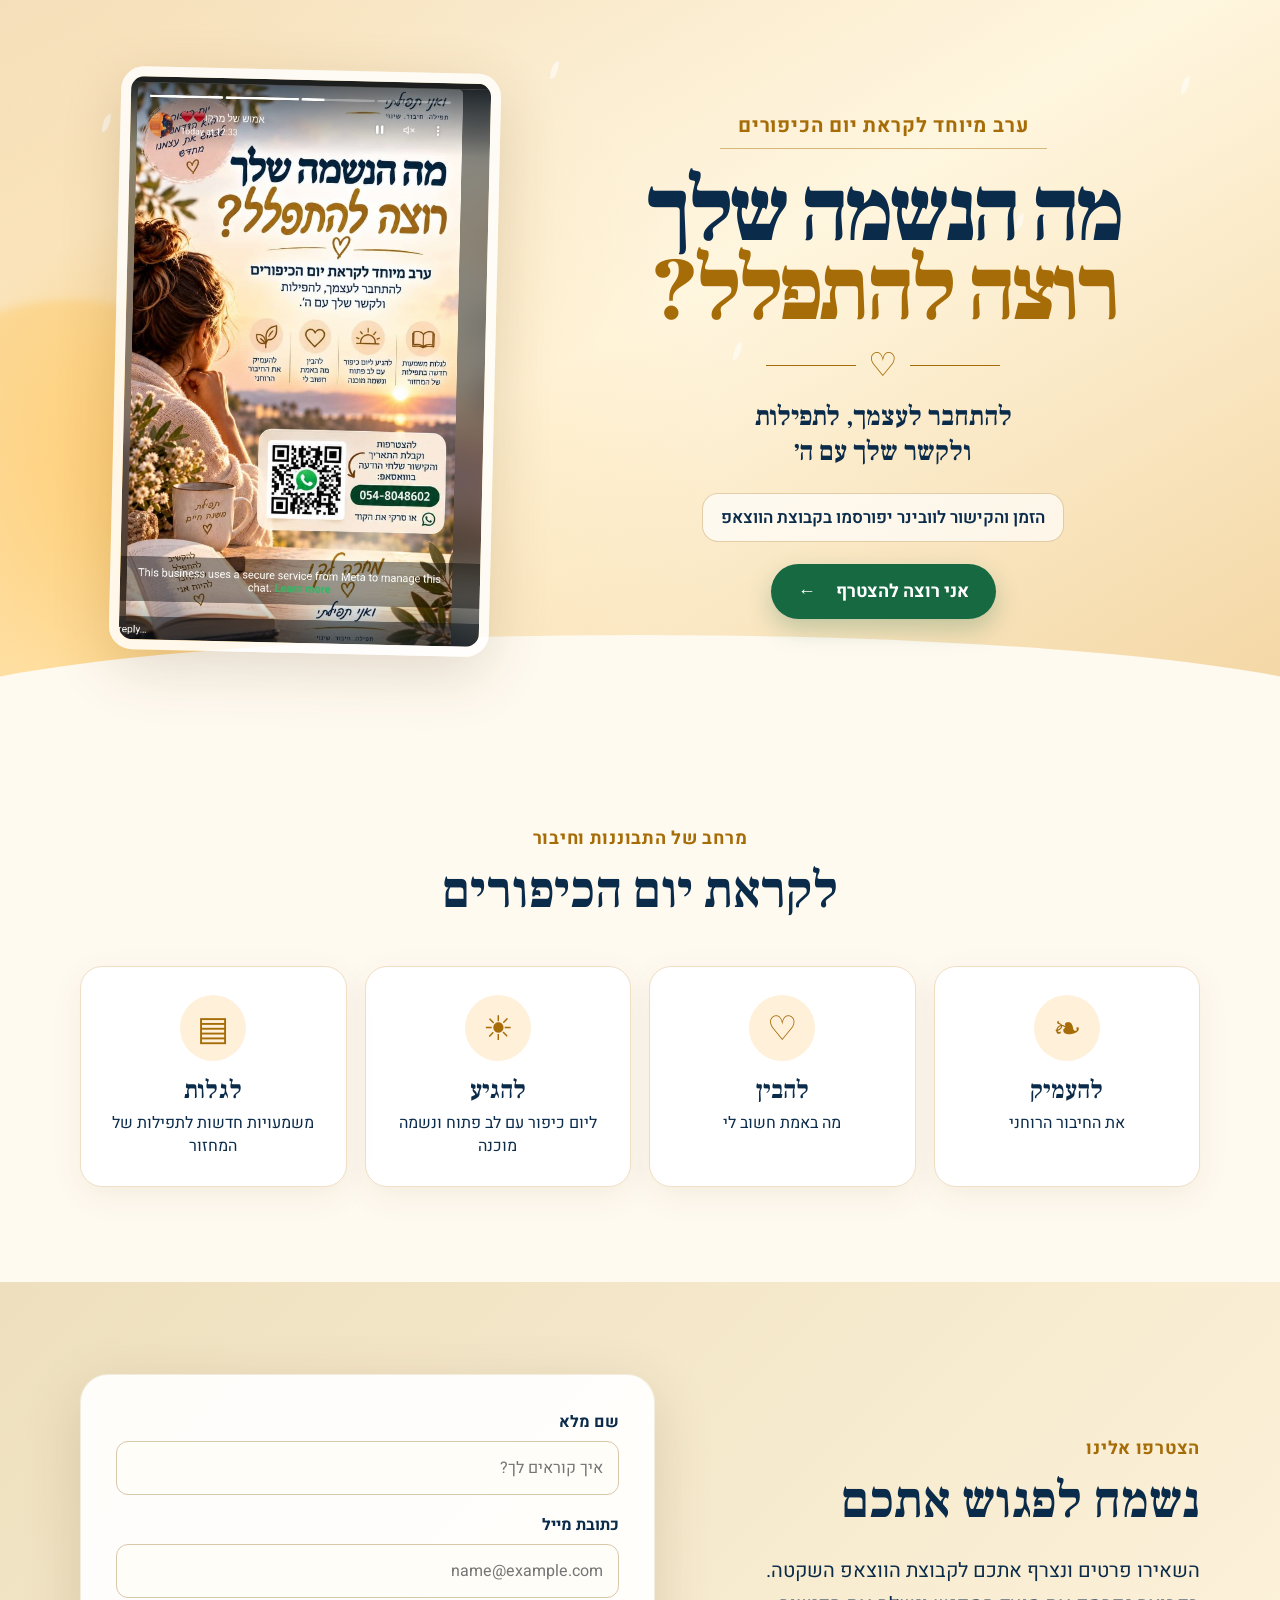
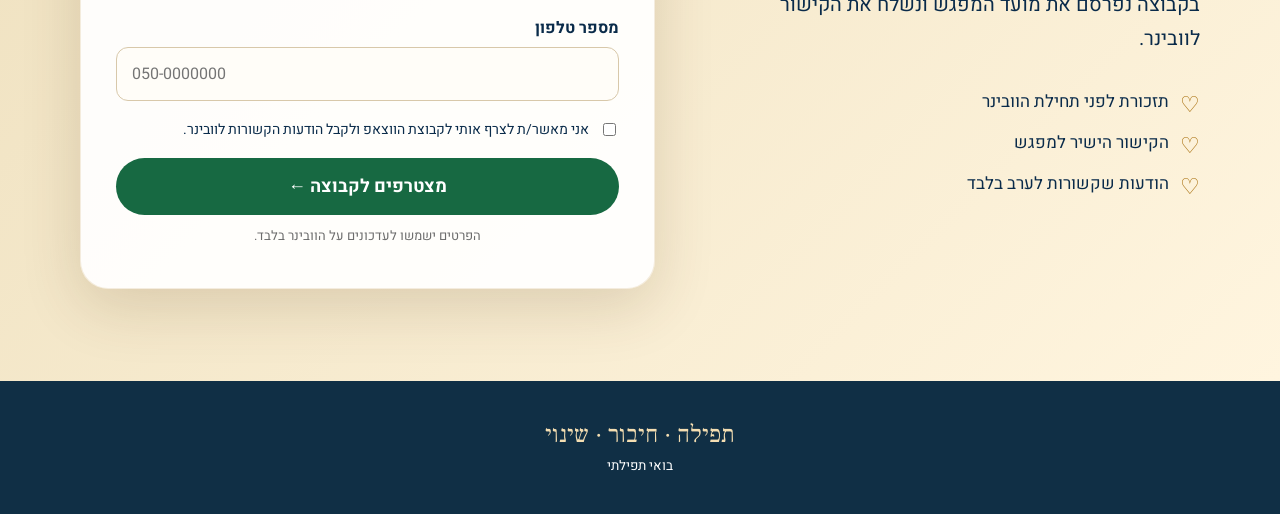
<file: index.html>
<!doctype html>
<html lang="he" dir="rtl">
<head>
  <meta charset="utf-8">
  <meta name="viewport" content="width=device-width,initial-scale=1,viewport-fit=cover">
  <meta name="theme-color" content="#f8ead1">
  <meta name="description" content="מה הנשמה שלך רוצה להתפלל? ערב מיוחד לקראת יום הכיפורים - להתחבר לעצמך, לתפילות ולקשר שלך עם ה'.">
  <title>מה הנשמה שלך רוצה להתפלל?</title>
  <link rel="preconnect" href="https://fonts.googleapis.com">
  <link rel="preconnect" href="https://fonts.gstatic.com" crossorigin>
  <link href="https://fonts.googleapis.com/css2?family=Heebo:wght@400;500;600;700;800&family=Frank+Ruhl+Libre:wght@500;600;700;800;900&display=swap" rel="stylesheet">
  <link rel="stylesheet" href="2-styles.css">
</head>
<body>
  <header class="hero">
    <div class="sun"></div>
    <div class="petals" aria-hidden="true"><i></i><i></i><i></i><i></i><i></i></div>
    <div class="wrap hero-grid">
      <div class="hero-copy">
        <span class="eyebrow">ערב מיוחד לקראת יום הכיפורים</span>
        <h1>מה הנשמה שלך<br><em>רוצה להתפלל?</em></h1>
        <div class="heart-line"><span></span>♡<span></span></div>
        <p class="lead">להתחבר לעצמך, לתפילות<br>ולקשר שלך עם ה׳</p>
        <div class="notice">הזמן והקישור לוובינר יפורסמו בקבוצת הווצאפ</div>
        <a class="cta" href="#registration">אני רוצה להצטרף <span>←</span></a>
      </div>
      <figure class="flyer-frame">
        <img src="5-flyer.jpg" alt="הזמנה לערב מה הנשמה שלך רוצה להתפלל">
      </figure>
    </div>
  </header>

  <main>
    <section class="why">
      <div class="wrap">
        <p class="section-kicker">מרחב של התבוננות וחיבור</p>
        <h2>לקראת יום הכיפורים</h2>
        <div class="cards">
          <article><span class="icon">❧</span><h3>להעמיק</h3><p>את החיבור הרוחני</p></article>
          <article><span class="icon">♡</span><h3>להבין</h3><p>מה באמת חשוב לי</p></article>
          <article><span class="icon">☀</span><h3>להגיע</h3><p>ליום כיפור עם לב פתוח ונשמה מוכנה</p></article>
          <article><span class="icon">▤</span><h3>לגלות</h3><p>משמעויות חדשות לתפילות של המחזור</p></article>
        </div>
      </div>
    </section>

    <section class="registration" id="registration">
      <div class="wrap registration-grid">
        <div class="form-intro">
          <p class="section-kicker">הצטרפו אלינו</p>
          <h2>נשמח לפגוש אתכם</h2>
          <p>השאירו פרטים ונצרף אתכם לקבוצת הווצאפ השקטה. בקבוצה נפרסם את מועד המפגש ונשלח את הקישור לוובינר.</p>
          <ul>
            <li>תזכורת לפני תחילת הוובינר</li>
            <li>הקישור הישיר למפגש</li>
            <li>הודעות שקשורות לערב בלבד</li>
          </ul>
        </div>

        <form class="form-card" id="registration-form" method="POST" action="https://docs.google.com/forms/d/e/1FAIpQLScvfCHT2XSs_QI0JGBaJ-rfT5qb3JOLxDBNnwv8wPZL8Z4Mww/formResponse">
          <input type="hidden" name="source" value="דף נחיתה - מה הנשמה שלך רוצה להתפלל">
          <input type="hidden" name="_subject" value="הרשמה חדשה לוובינר יום כיפור">
          <label>שם מלא
            <input name="entry.868473352" autocomplete="name" required placeholder="איך קוראים לך?">
          </label>
          <label>כתובת מייל
            <input type="email" name="entry.631979235" autocomplete="email" required inputmode="email" placeholder="name@example.com">
          </label>
          <label>מספר טלפון
            <input type="tel" name="entry.1938121957" autocomplete="tel" required inputmode="tel" dir="ltr" placeholder="050-0000000" pattern="[+0-9() -]{9,20}">
          </label>
          <label class="consent"><input type="checkbox" name="consent" value="כן" required><span>אני מאשר/ת לצרף אותי לקבוצת הווצאפ ולקבל הודעות הקשורות לוובינר.</span></label>
          <button type="submit">מצטרפים לקבוצה <span>←</span></button>
          <p class="privacy">הפרטים ישמשו לעדכונים על הוובינר בלבד.</p>
          <div class="form-status" role="status" aria-live="polite"></div>
        </form>
      </div>
    </section>
  </main>

  <footer><p>תפילה · חיבור · שינוי</p><small>בואי תפילתי</small></footer>
  <script src="3-script.js"></script>
</body>
</html>
</file>
<file: 2-styles.css>
:root{--ink:#0a2b4a;--gold:#a66c08;--sand:#f8ead1;--cream:#fffaf0;--leaf:#6e6c3d;--green:#176942;--line:#d7b879;--shadow:0 18px 60px rgba(82,48,12,.16)}
*{box-sizing:border-box}html{scroll-behavior:smooth}body{margin:0;background:var(--cream);color:var(--ink);font-family:"Heebo",Arial,sans-serif}.wrap{width:min(1120px,calc(100% - 36px));margin:auto}.hero{position:relative;overflow:hidden;min-height:760px;padding:70px 0;background:radial-gradient(circle at 15% 62%,rgba(255,190,79,.7) 0,rgba(255,204,119,.18) 22%,transparent 45%),linear-gradient(150deg,#f5dfba 0%,#fff6df 46%,#f3d49f 100%)}.hero:after{content:"";position:absolute;inset:auto -8% -115px -8%;height:240px;background:var(--cream);border-radius:50% 50% 0 0/35% 35% 0 0}.sun{position:absolute;width:440px;height:440px;left:-150px;bottom:20px;border-radius:50%;background:rgba(255,198,89,.38);filter:blur(4px)}.hero-grid{display:grid;grid-template-columns:1.1fr .72fr;align-items:center;gap:72px;position:relative;z-index:1}.hero-copy{text-align:center}.eyebrow,.section-kicker{display:inline-block;color:var(--gold);font-weight:700;letter-spacing:.04em}.eyebrow{font-size:20px;padding:8px 18px;border-bottom:1px solid var(--line)}h1,h2,h3{font-family:"Frank Ruhl Libre",serif;margin:0}h1{font-size:clamp(62px,7vw,100px);line-height:.88;margin:24px 0 10px;font-weight:900;letter-spacing:-.045em}h1 em{font-style:normal;color:var(--gold)}.heart-line{display:flex;align-items:center;justify-content:center;gap:12px;color:var(--gold);font-size:33px}.heart-line span{height:1px;background:var(--gold);width:90px}.lead{font-family:"Frank Ruhl Libre",serif;font-size:27px;line-height:1.3;font-weight:700;margin:9px 0 24px}.notice{display:inline-block;background:rgba(255,255,255,.67);border:1px solid rgba(166,108,8,.3);border-radius:16px;padding:11px 18px;font-size:17px;font-weight:600}.cta{display:flex;width:max-content;margin:22px auto 0;gap:20px;align-items:center;background:var(--green);color:#fff;text-decoration:none;padding:14px 27px;border-radius:99px;font-size:18px;font-weight:700;box-shadow:0 10px 25px rgba(23,105,66,.25)}.cta:hover{transform:translateY(-2px)}.flyer-frame{margin:0;transform:rotate(1.3deg);border:10px solid rgba(255,255,255,.82);border-radius:23px;box-shadow:var(--shadow);overflow:hidden;max-width:380px}.flyer-frame img{width:100%;display:block}.why{position:relative;z-index:2;padding:65px 0 95px;text-align:center}.section-kicker{margin:0 0 6px;font-size:18px}.why h2,.registration h2{font-size:51px}.cards{display:grid;grid-template-columns:repeat(4,1fr);gap:18px;margin-top:42px}.cards article{background:#fff;border:1px solid #f0dfc5;border-radius:22px;padding:28px 17px;min-height:205px;box-shadow:0 9px 32px rgba(82,48,12,.07)}.icon{display:grid;place-items:center;width:66px;height:66px;margin:0 auto 13px;border-radius:50%;background:#fff0da;color:var(--gold);font-family:serif;font-size:34px}.cards h3{font-size:25px}.cards p{margin:6px 0 0;font-size:16px;line-height:1.45}.registration{padding:92px 0;background:linear-gradient(135deg,#eee0be,#fff5df)}.registration-grid{display:grid;grid-template-columns:.9fr 1.1fr;gap:75px;align-items:center}.form-intro p:not(.section-kicker){font-size:20px;line-height:1.7}.form-intro ul{list-style:none;padding:0;margin:25px 0}.form-intro li{padding:8px 31px 8px 0;position:relative;font-size:17px}.form-intro li:before{content:"♡";position:absolute;right:0;color:var(--gold);font-size:22px}.form-card{background:rgba(255,255,255,.92);border-radius:28px;padding:35px;box-shadow:var(--shadow);border:1px solid rgba(166,108,8,.12)}label{display:block;font-size:16px;font-weight:700;margin-bottom:18px}input:not([type=checkbox]){display:block;width:100%;margin-top:7px;padding:14px 15px;border:1px solid #d8c8aa;background:#fffdf8;border-radius:12px;font:inherit;font-weight:400;color:var(--ink);outline:0}input:focus{border-color:var(--gold);box-shadow:0 0 0 3px rgba(166,108,8,.12)}.consent{display:flex;gap:10px;align-items:flex-start;font-weight:400;font-size:14px;line-height:1.5}.consent input{margin-top:4px;accent-color:var(--green)}button[type=submit]{border:0;width:100%;border-radius:99px;padding:15px 20px;background:var(--green);color:#fff;font:700 18px "Heebo";cursor:pointer}button[type=submit]:hover{background:#115536}.privacy{text-align:center;font-size:13px;color:#6c6c6c;margin:11px 0 0}.form-status{text-align:center;font-weight:700;margin-top:8px}.form-status.error{color:#a12f22}.form-status.success{color:var(--green)}footer{text-align:center;background:#102f45;color:#f4deb2;padding:38px 20px}footer p{font-family:"Frank Ruhl Libre",serif;font-size:24px;margin:0}footer small{display:block;margin-top:6px;color:#fff}
.petals i{position:absolute;width:9px;height:18px;background:rgba(255,255,255,.55);border-radius:100% 0;animation:float 9s linear infinite}.petals i:nth-child(1){right:7%;top:10%}.petals i:nth-child(2){right:20%;top:28%;animation-delay:-3s}.petals i:nth-child(3){left:8%;top:15%;animation-delay:-6s}.petals i:nth-child(4){left:43%;top:8%;animation-delay:-2s}.petals i:nth-child(5){right:42%;top:45%;animation-delay:-5s}@keyframes float{50%{transform:translate(25px,90px) rotate(150deg)}}
@media(max-width:780px){.wrap{width:min(100% - 26px,560px)}.hero{min-height:auto;padding:42px 0 100px}.hero-grid{grid-template-columns:1fr;gap:38px}.hero-copy{order:1}.flyer-frame{order:2;max-width:320px;margin:auto}.eyebrow{font-size:16px}h1{font-size:59px}.lead{font-size:23px}.notice{font-size:15px}.cards{grid-template-columns:1fr 1fr}.why{padding:45px 0 70px}.why h2,.registration h2{font-size:42px}.registration{padding:65px 0}.registration-grid{grid-template-columns:1fr;gap:35px}.form-card{padding:25px 20px}}@media(max-width:420px){h1{font-size:51px}.cards{gap:10px}.cards article{padding:20px 10px;min-height:190px}.cards p{font-size:14px}.form-intro p:not(.section-kicker){font-size:18px}}
</file>
